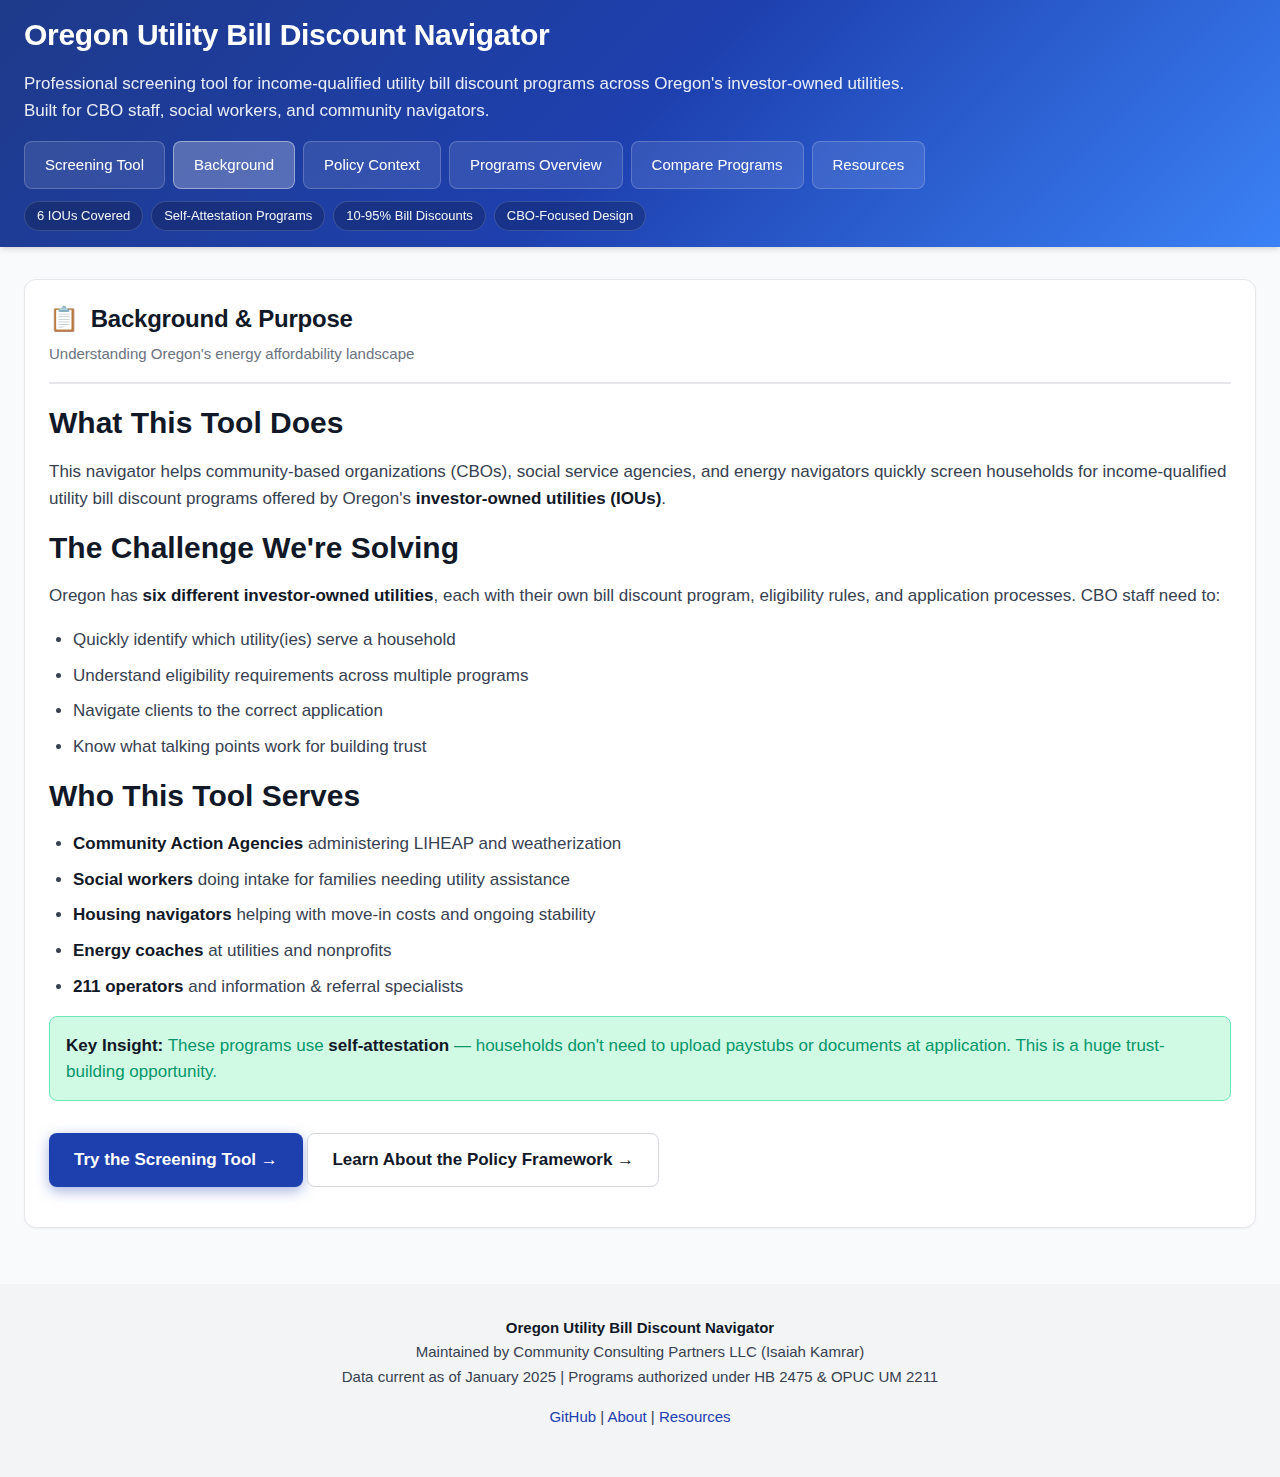
<file: background.html>
<!DOCTYPE html>
<html lang="en">
<head>
    <meta charset="UTF-8">
    <meta name="viewport" content="width=device-width, initial-scale=1.0">
    <title>Background & Purpose | Oregon Utility Bill Discount Navigator</title>
    <meta name="description" content="Understanding Oregon's energy affordability landscape and who this tool serves.">
    <link rel="stylesheet" href="css/main.css">
</head>
<body>
    <!-- Header with navigation -->
    <header class="site-header">
        <div class="header-container">
            <div class="header-top">
                <h1 class="site-title">Oregon Utility Bill Discount Navigator</h1>
            </div>
            
            <p class="site-tagline">
                Professional screening tool for income-qualified utility bill discount programs across Oregon's investor-owned utilities.
                Built for CBO staff, social workers, and community navigators.
            </p>
            
            <nav class="main-nav" aria-label="Main navigation">
                <a href="index.html" class="nav-link">Screening Tool</a>
                <a href="background.html" class="nav-link active">Background</a>
                <a href="policy.html" class="nav-link">Policy Context</a>
                <a href="programs.html" class="nav-link">Programs Overview</a>
                <a href="compare.html" class="nav-link">Compare Programs</a>
                <a href="resources.html" class="nav-link">Resources</a>
            </nav>
            
            <div class="header-badges">
                <span class="header-badge">6 IOUs Covered</span>
                <span class="header-badge">Self-Attestation Programs</span>
                <span class="header-badge">10-95% Bill Discounts</span>
                <span class="header-badge">CBO-Focused Design</span>
            </div>
        </div>
    </header>

    <!-- Main content -->
    <div class="page-container">
        <section class="card">
            <div class="card-header">
                <h2 class="card-title">
                    <span aria-hidden="true">📋</span>
                    Background & Purpose
                </h2>
                <p class="card-description">Understanding Oregon's energy affordability landscape</p>
            </div>
            
            <h3>What This Tool Does</h3>
            <p>
                This navigator helps community-based organizations (CBOs), social service agencies, and energy navigators 
                quickly screen households for income-qualified utility bill discount programs offered by Oregon's 
                <strong>investor-owned utilities (IOUs)</strong>.
            </p>
            
            <h3>The Challenge We're Solving</h3>
            <p>
                Oregon has <strong>six different investor-owned utilities</strong>, each with their own bill discount program, 
                eligibility rules, and application processes. CBO staff need to:
            </p>
            <ul>
                <li>Quickly identify which utility(ies) serve a household</li>
                <li>Understand eligibility requirements across multiple programs</li>
                <li>Navigate clients to the correct application</li>
                <li>Know what talking points work for building trust</li>
            </ul>
            
            <h3>Who This Tool Serves</h3>
            <ul>
                <li><strong>Community Action Agencies</strong> administering LIHEAP and weatherization</li>
                <li><strong>Social workers</strong> doing intake for families needing utility assistance</li>
                <li><strong>Housing navigators</strong> helping with move-in costs and ongoing stability</li>
                <li><strong>Energy coaches</strong> at utilities and nonprofits</li>
                <li><strong>211 operators</strong> and information & referral specialists</li>
            </ul>
            
            <div class="badge-success" style="padding: 1rem; border-radius: var(--border-radius); margin-top: var(--space-4);">
                <strong>Key Insight:</strong> These programs use <strong>self-attestation</strong> — households don't need to 
                upload paystubs or documents at application. This is a huge trust-building opportunity.
            </div>

            <p style="margin-top: var(--space-8);">
                <a href="index.html" class="btn btn-primary">Try the Screening Tool →</a>
                <a href="policy.html" class="btn btn-secondary">Learn About the Policy Framework →</a>
            </p>
        </section>
    </div>

    <!-- Footer -->
    <footer style="background: var(--bg-tertiary); padding: var(--space-8) var(--space-6); text-align: center; font-size: var(--font-size-sm); color: var(--text-tertiary);">
        <p>
            <strong>Oregon Utility Bill Discount Navigator</strong><br>
            Maintained by Community Consulting Partners LLC (Isaiah Kamrar)<br>
            Data current as of January 2025 | Programs authorized under HB 2475 & OPUC UM 2211
        </p>
        <p style="margin-top: var(--space-4);">
            <a href="https://github.com/kamrawr/oregon-utility-discount-tool" target="_blank">GitHub</a> | 
            <a href="background.html">About</a> | 
            <a href="resources.html">Resources</a>
        </p>
    </footer>
</body>
</html>
</file>
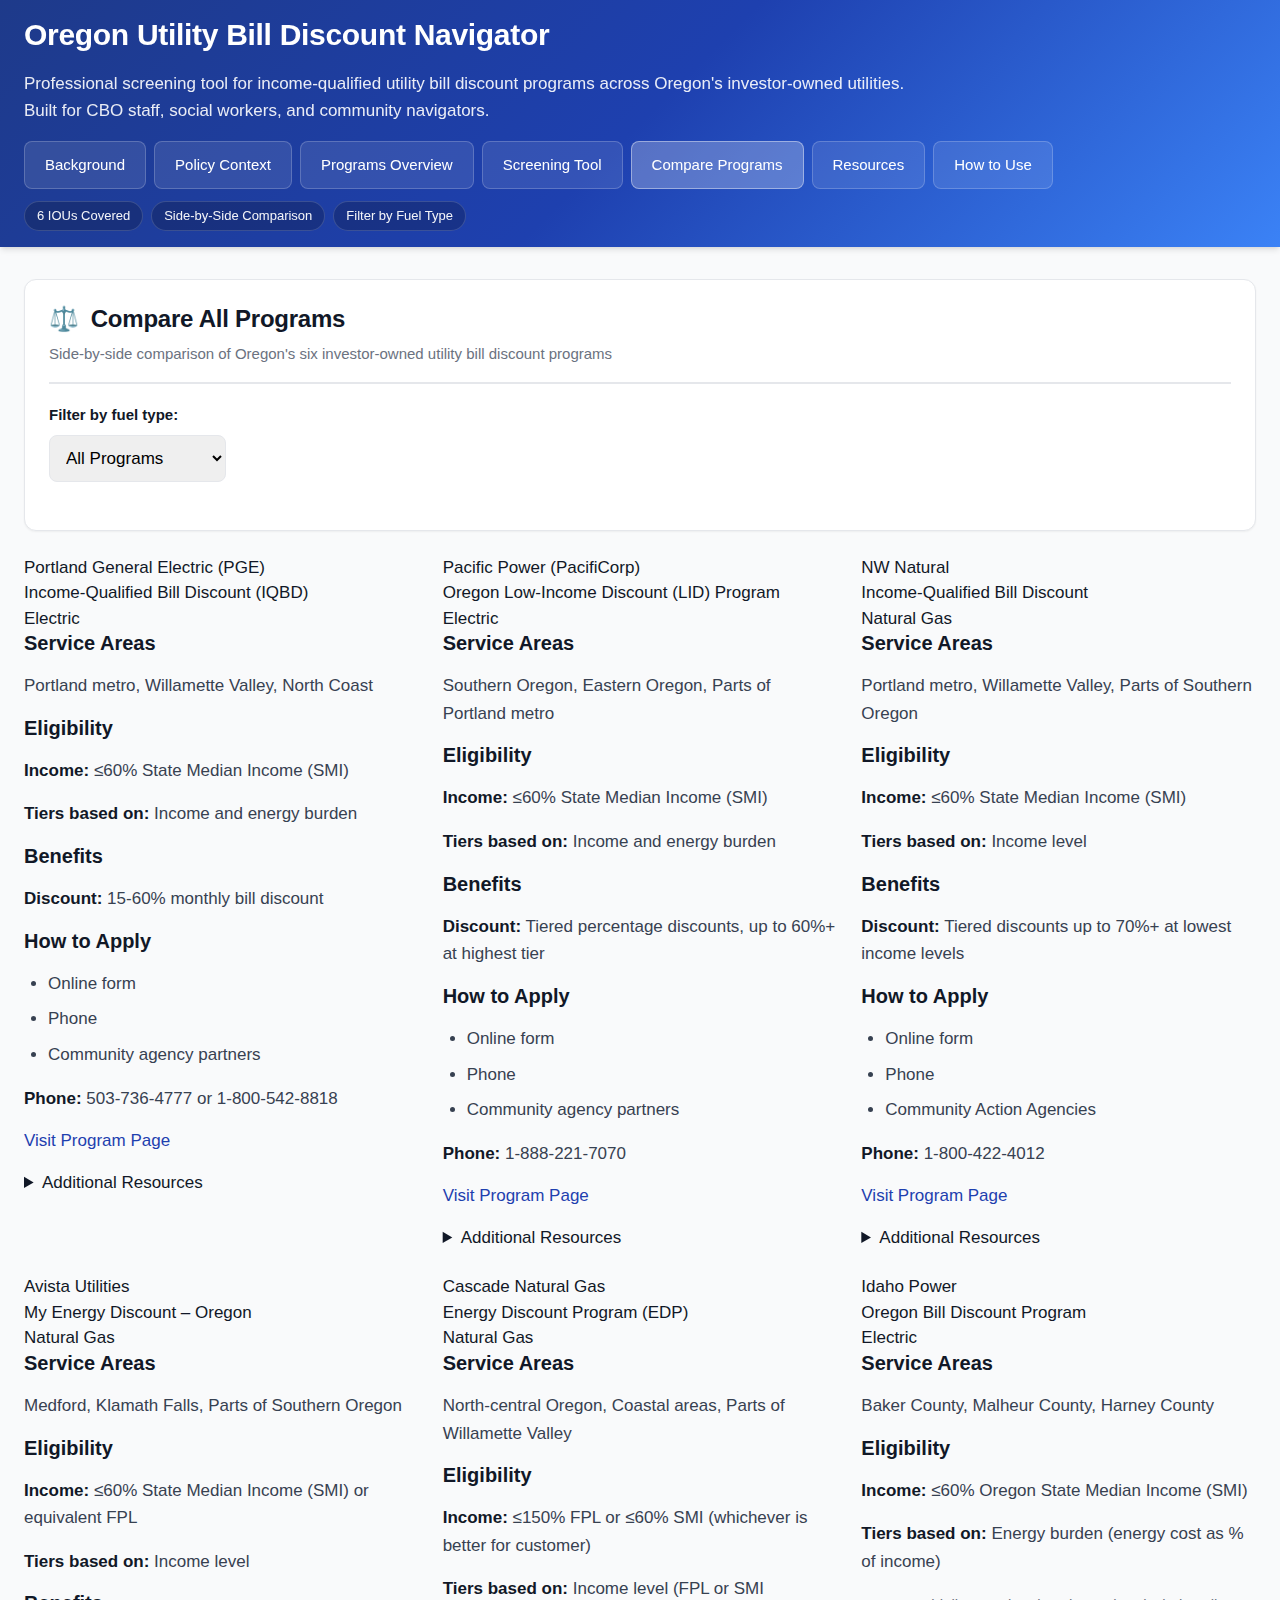
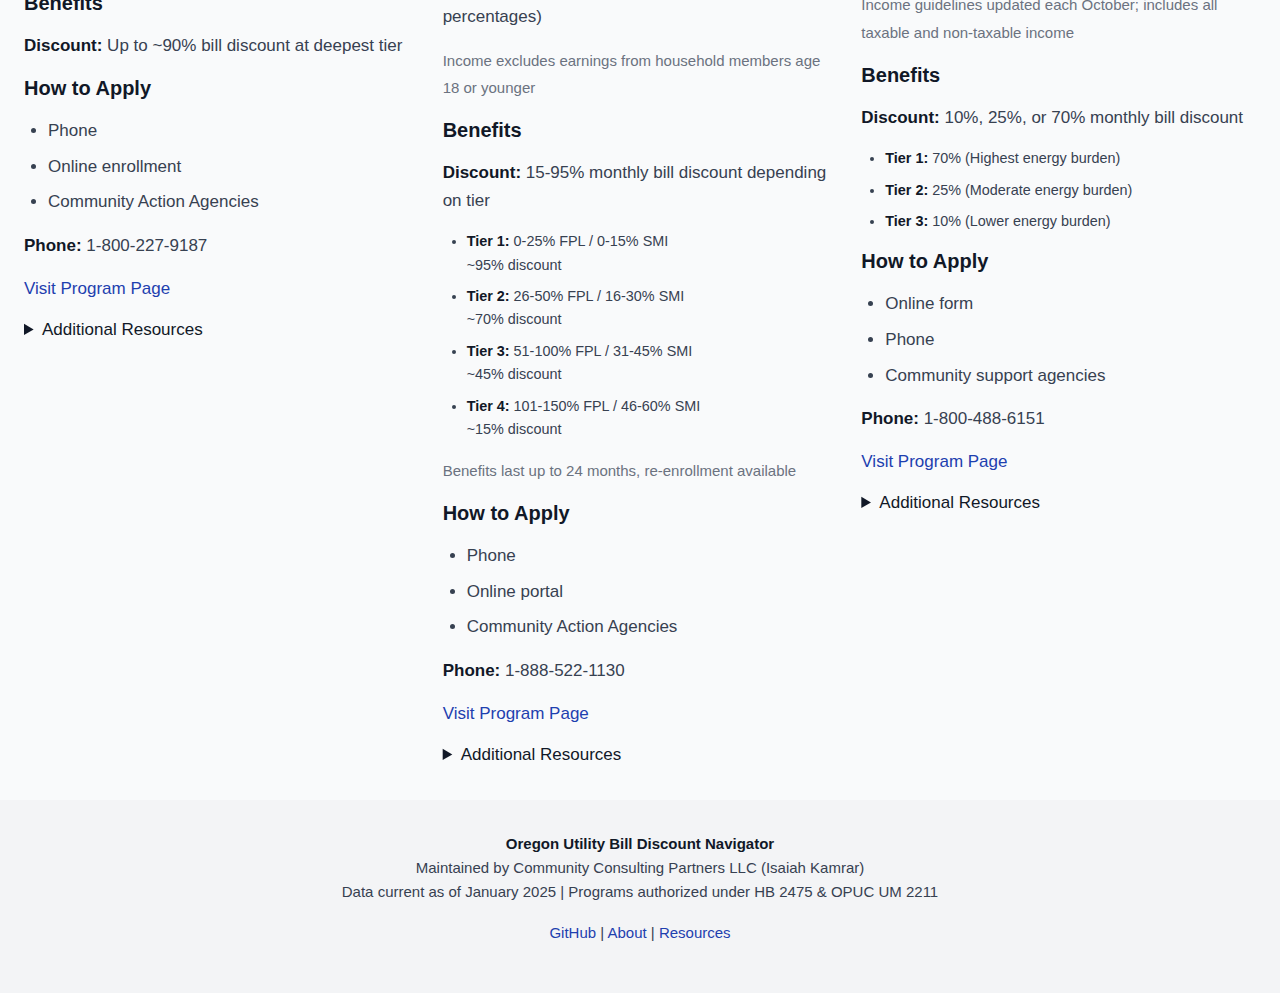
<file: compare.html>
<!DOCTYPE html>
<html lang="en">
<head>
    <meta charset="UTF-8">
    <meta name="viewport" content="width=device-width, initial-scale=1.0">
    <title>Compare Programs | Oregon Utility Bill Discount Navigator</title>
    <meta name="description" content="Side-by-side comparison of all Oregon IOU income-qualified bill discount programs">
    <link rel="stylesheet" href="css/main.css">
</head>
<body>
    <!-- Header with navigation -->
    <header class="site-header">
        <div class="header-container">
            <div class="header-top">
                <h1 class="site-title">Oregon Utility Bill Discount Navigator</h1>
            </div>
            
            <p class="site-tagline">
                Professional screening tool for income-qualified utility bill discount programs across Oregon's investor-owned utilities.
                Built for CBO staff, social workers, and community navigators.
            </p>
            
            <nav class="main-nav" aria-label="Main navigation">
                <a href="index.html#background" class="nav-link">Background</a>
                <a href="index.html#policy" class="nav-link">Policy Context</a>
                <a href="index.html#programs" class="nav-link">Programs Overview</a>
                <a href="index.html#screening" class="nav-link">Screening Tool</a>
                <a href="compare.html" class="nav-link active">Compare Programs</a>
                <a href="index.html#resources" class="nav-link">Resources</a>
                <a href="index.html#how-to-use" class="nav-link">How to Use</a>
            </nav>
            
            <div class="header-badges">
                <span class="header-badge">6 IOUs Covered</span>
                <span class="header-badge">Side-by-Side Comparison</span>
                <span class="header-badge">Filter by Fuel Type</span>
            </div>
        </div>
    </header>

    <!-- Main content -->
    <div class="page-container">
        <section class="card">
            <div class="card-header">
                <h2 class="card-title">
                    <span aria-hidden="true">⚖️</span>
                    Compare All Programs
                </h2>
                <p class="card-description">
                    Side-by-side comparison of Oregon's six investor-owned utility bill discount programs
                </p>
            </div>
            
            <div class="form-group">
                <label class="form-label" for="fuel-filter">Filter by fuel type:</label>
                <select id="fuel-filter" style="max-width: 300px; padding: var(--space-3); border: 1px solid var(--border-color); border-radius: var(--border-radius); font-size: var(--font-size-base);">
                    <option value="all">All Programs</option>
                    <option value="electric">Electric Only</option>
                    <option value="gas">Natural Gas Only</option>
                </select>
            </div>
        </section>

        <div id="comparison-grid" style="display: grid; grid-template-columns: repeat(auto-fit, minmax(320px, 1fr)); gap: var(--space-6); margin-top: var(--space-6);">
            <!-- Populated by JavaScript -->
        </div>
    </div>

    <!-- Footer -->
    <footer style="background: var(--bg-tertiary); padding: var(--space-8) var(--space-6); text-align: center; font-size: var(--font-size-sm); color: var(--text-tertiary);">
        <p>
            <strong>Oregon Utility Bill Discount Navigator</strong><br>
            Maintained by Community Consulting Partners LLC (Isaiah Kamrar)<br>
            Data current as of January 2025 | Programs authorized under HB 2475 & OPUC UM 2211
        </p>
        <p style="margin-top: var(--space-4);">
            <a href="https://github.com/isaiahkamrar" target="_blank">GitHub</a> | 
            <a href="index.html#background">About</a> | 
            <a href="index.html#resources">Resources</a>
        </p>
    </footer>

    <script src="js/data-loader.js"></script>
    <script src="js/compare.js"></script>
</body>
</html>
</file>
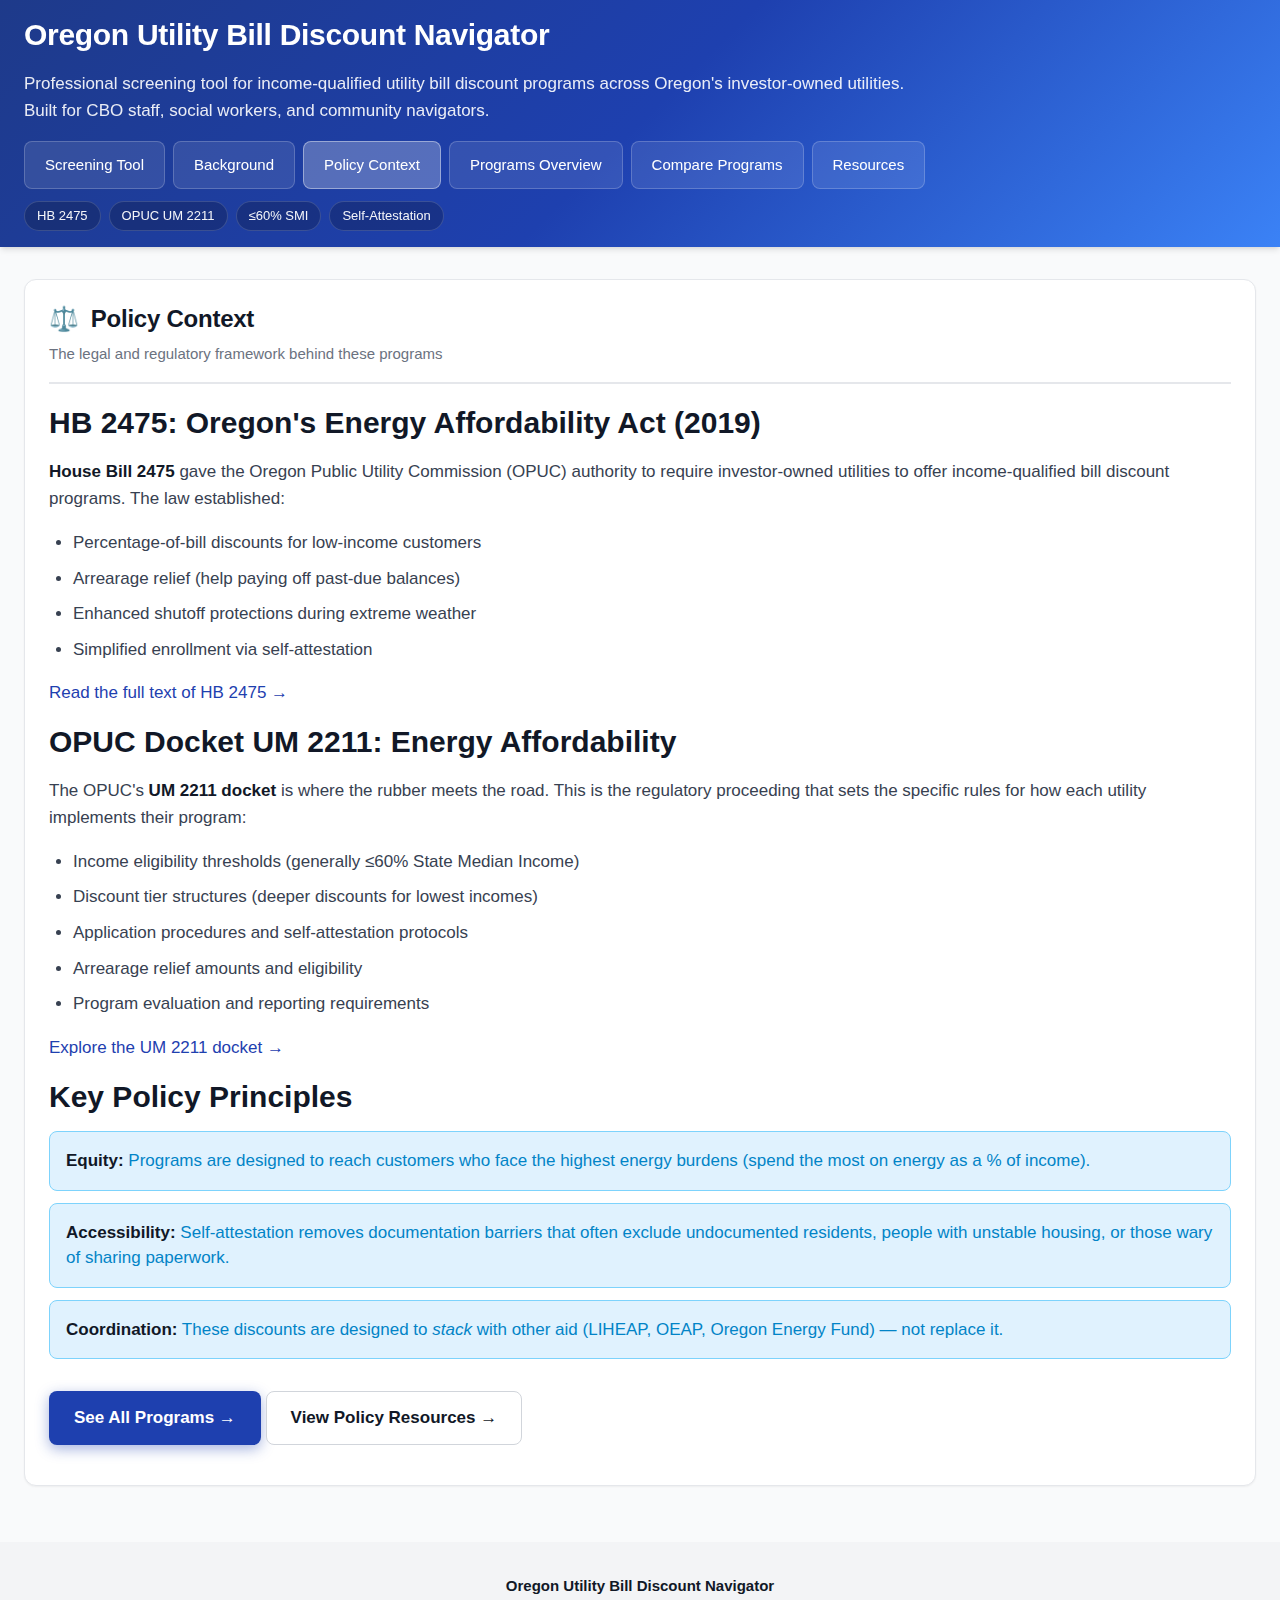
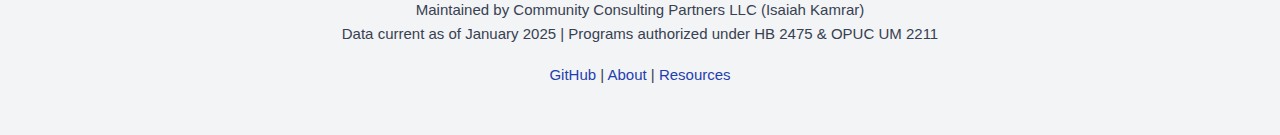
<file: policy.html>
<!DOCTYPE html>
<html lang="en">
<head>
    <meta charset="UTF-8">
    <meta name="viewport" content="width=device-width, initial-scale=1.0">
    <title>Policy Context | Oregon Utility Bill Discount Navigator</title>
    <meta name="description" content="Legal and regulatory framework behind Oregon's utility bill discount programs.">
    <link rel="stylesheet" href="css/main.css">
</head>
<body>
    <header class="site-header">
        <div class="header-container">
            <div class="header-top">
                <h1 class="site-title">Oregon Utility Bill Discount Navigator</h1>
            </div>
            
            <p class="site-tagline">
                Professional screening tool for income-qualified utility bill discount programs across Oregon's investor-owned utilities.
                Built for CBO staff, social workers, and community navigators.
            </p>
            
            <nav class="main-nav" aria-label="Main navigation">
                <a href="index.html" class="nav-link">Screening Tool</a>
                <a href="background.html" class="nav-link">Background</a>
                <a href="policy.html" class="nav-link active">Policy Context</a>
                <a href="programs.html" class="nav-link">Programs Overview</a>
                <a href="compare.html" class="nav-link">Compare Programs</a>
                <a href="resources.html" class="nav-link">Resources</a>
            </nav>
            
            <div class="header-badges">
                <span class="header-badge">HB 2475</span>
                <span class="header-badge">OPUC UM 2211</span>
                <span class="header-badge">≤60% SMI</span>
                <span class="header-badge">Self-Attestation</span>
            </div>
        </div>
    </header>

    <div class="page-container">
        <section class="card">
            <div class="card-header">
                <h2 class="card-title">
                    <span aria-hidden="true">⚖️</span>
                    Policy Context
                </h2>
                <p class="card-description">The legal and regulatory framework behind these programs</p>
            </div>
            
            <h3>HB 2475: Oregon's Energy Affordability Act (2019)</h3>
            <p>
                <strong>House Bill 2475</strong> gave the Oregon Public Utility Commission (OPUC) authority to require 
                investor-owned utilities to offer income-qualified bill discount programs. The law established:
            </p>
            <ul>
                <li>Percentage-of-bill discounts for low-income customers</li>
                <li>Arrearage relief (help paying off past-due balances)</li>
                <li>Enhanced shutoff protections during extreme weather</li>
                <li>Simplified enrollment via self-attestation</li>
            </ul>
            <p>
                <a href="https://olis.oregonlegislature.gov/liz/2019R1/Measures/Overview/HB2475" target="_blank" rel="noopener">
                    Read the full text of HB 2475 →
                </a>
            </p>
            
            <h3>OPUC Docket UM 2211: Energy Affordability</h3>
            <p>
                The OPUC's <strong>UM 2211 docket</strong> is where the rubber meets the road. This is the regulatory proceeding 
                that sets the specific rules for how each utility implements their program:
            </p>
            <ul>
                <li>Income eligibility thresholds (generally ≤60% State Median Income)</li>
                <li>Discount tier structures (deeper discounts for lowest incomes)</li>
                <li>Application procedures and self-attestation protocols</li>
                <li>Arrearage relief amounts and eligibility</li>
                <li>Program evaluation and reporting requirements</li>
            </ul>
            <p>
                <a href="https://apps.puc.state.or.us/edockets/docket.asp?DocketID=22824" target="_blank" rel="noopener">
                    Explore the UM 2211 docket →
                </a>
            </p>
            
            <h3>Key Policy Principles</h3>
            <div style="display: grid; gap: var(--space-3); margin-top: var(--space-4);">
                <div class="badge-primary" style="padding: var(--space-4); border-radius: var(--border-radius);">
                    <strong>Equity:</strong> Programs are designed to reach customers who face the highest energy burdens 
                    (spend the most on energy as a % of income).
                </div>
                <div class="badge-primary" style="padding: var(--space-4); border-radius: var(--border-radius);">
                    <strong>Accessibility:</strong> Self-attestation removes documentation barriers that often exclude 
                    undocumented residents, people with unstable housing, or those wary of sharing paperwork.
                </div>
                <div class="badge-primary" style="padding: var(--space-4); border-radius: var(--border-radius);">
                    <strong>Coordination:</strong> These discounts are designed to <em>stack</em> with other aid (LIHEAP, OEAP, 
                    Oregon Energy Fund) — not replace it.
                </div>
            </div>

            <p style="margin-top: var(--space-8);">
                <a href="programs.html" class="btn btn-primary">See All Programs →</a>
                <a href="resources.html" class="btn btn-secondary">View Policy Resources →</a>
            </p>
        </section>
    </div>

    <footer style="background: var(--bg-tertiary); padding: var(--space-8) var(--space-6); text-align: center; font-size: var(--font-size-sm); color: var(--text-tertiary);">
        <p>
            <strong>Oregon Utility Bill Discount Navigator</strong><br>
            Maintained by Community Consulting Partners LLC (Isaiah Kamrar)<br>
            Data current as of January 2025 | Programs authorized under HB 2475 & OPUC UM 2211
        </p>
        <p style="margin-top: var(--space-4);">
            <a href="https://github.com/kamrawr/oregon-utility-discount-tool" target="_blank">GitHub</a> | 
            <a href="background.html">About</a> | 
            <a href="resources.html">Resources</a>
        </p>
    </footer>
</body>
</html>
</file>
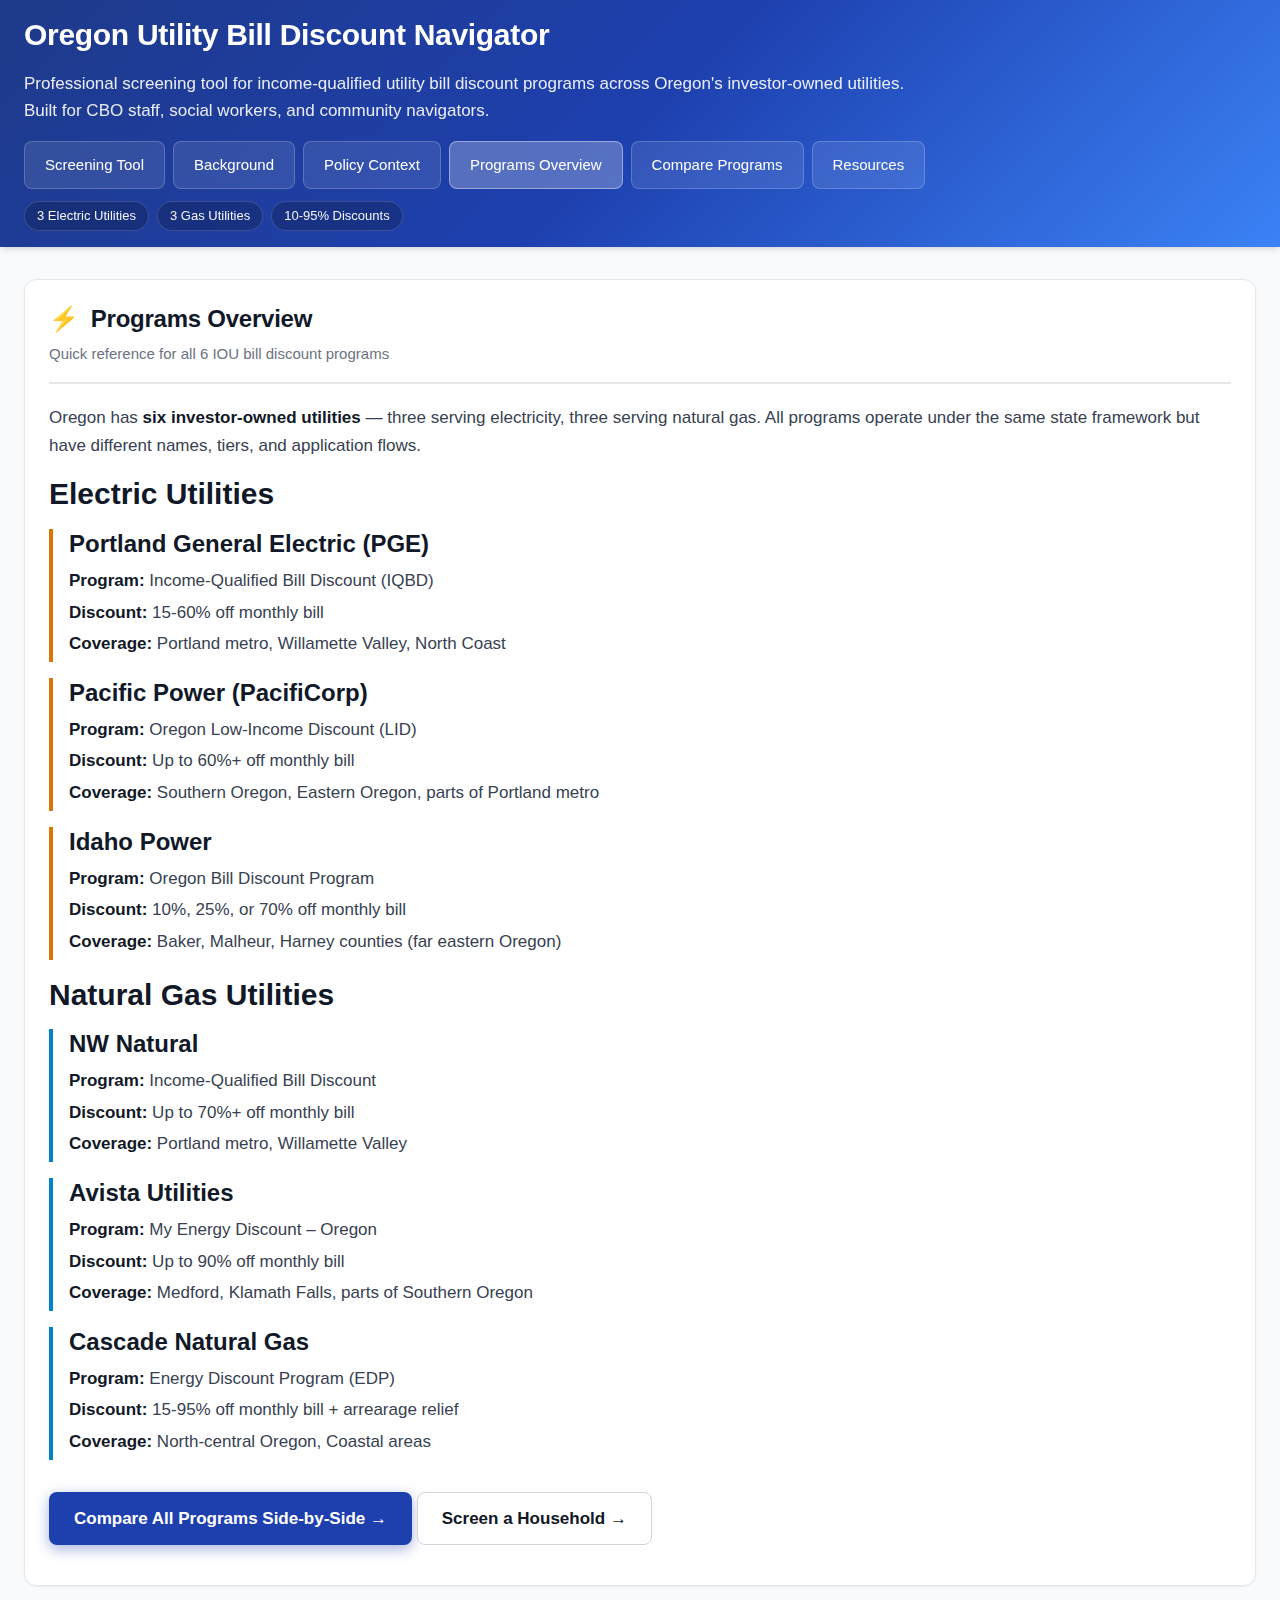
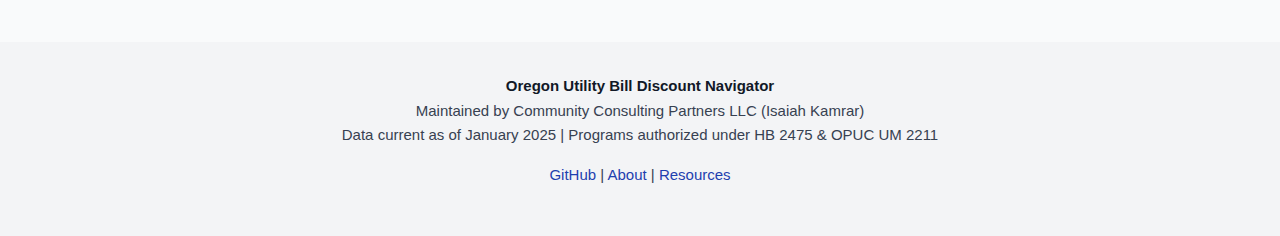
<file: programs.html>
<!DOCTYPE html>
<html lang="en">
<head>
    <meta charset="UTF-8">
    <meta name="viewport" content="width=device-width, initial-scale=1.0">
    <title>Programs Overview | Oregon Utility Bill Discount Navigator</title>
    <meta name="description" content="Quick reference for all 6 IOU bill discount programs in Oregon.">
    <link rel="stylesheet" href="css/main.css">
</head>
<body>
    <header class="site-header">
        <div class="header-container">
            <div class="header-top">
                <h1 class="site-title">Oregon Utility Bill Discount Navigator</h1>
            </div>
            
            <p class="site-tagline">
                Professional screening tool for income-qualified utility bill discount programs across Oregon's investor-owned utilities.
                Built for CBO staff, social workers, and community navigators.
            </p>
            
            <nav class="main-nav" aria-label="Main navigation">
                <a href="index.html" class="nav-link">Screening Tool</a>
                <a href="background.html" class="nav-link">Background</a>
                <a href="policy.html" class="nav-link">Policy Context</a>
                <a href="programs.html" class="nav-link active">Programs Overview</a>
                <a href="compare.html" class="nav-link">Compare Programs</a>
                <a href="resources.html" class="nav-link">Resources</a>
            </nav>
            
            <div class="header-badges">
                <span class="header-badge">3 Electric Utilities</span>
                <span class="header-badge">3 Gas Utilities</span>
                <span class="header-badge">10-95% Discounts</span>
            </div>
        </div>
    </header>

    <div class="page-container">
        <section class="card">
            <div class="card-header">
                <h2 class="card-title">
                    <span aria-hidden="true">⚡</span>
                    Programs Overview
                </h2>
                <p class="card-description">Quick reference for all 6 IOU bill discount programs</p>
            </div>
            
            <p>
                Oregon has <strong>six investor-owned utilities</strong> — three serving electricity, three serving natural gas. 
                All programs operate under the same state framework but have different names, tiers, and application flows.
            </p>
            
            <h3>Electric Utilities</h3>
            <div style="display: grid; gap: var(--space-4); margin: var(--space-4) 0;">
                <div style="border-left: 4px solid var(--color-warning); padding-left: var(--space-4);">
                    <h4 style="margin: 0 0 var(--space-2);">Portland General Electric (PGE)</h4>
                    <p style="margin: 0;"><strong>Program:</strong> Income-Qualified Bill Discount (IQBD)</p>
                    <p style="margin: var(--space-1) 0;"><strong>Discount:</strong> 15-60% off monthly bill</p>
                    <p style="margin: var(--space-1) 0;"><strong>Coverage:</strong> Portland metro, Willamette Valley, North Coast</p>
                </div>
                
                <div style="border-left: 4px solid var(--color-warning); padding-left: var(--space-4);">
                    <h4 style="margin: 0 0 var(--space-2);">Pacific Power (PacifiCorp)</h4>
                    <p style="margin: 0;"><strong>Program:</strong> Oregon Low-Income Discount (LID)</p>
                    <p style="margin: var(--space-1) 0;"><strong>Discount:</strong> Up to 60%+ off monthly bill</p>
                    <p style="margin: var(--space-1) 0;"><strong>Coverage:</strong> Southern Oregon, Eastern Oregon, parts of Portland metro</p>
                </div>
                
                <div style="border-left: 4px solid var(--color-warning); padding-left: var(--space-4);">
                    <h4 style="margin: 0 0 var(--space-2);">Idaho Power</h4>
                    <p style="margin: 0;"><strong>Program:</strong> Oregon Bill Discount Program</p>
                    <p style="margin: var(--space-1) 0;"><strong>Discount:</strong> 10%, 25%, or 70% off monthly bill</p>
                    <p style="margin: var(--space-1) 0;"><strong>Coverage:</strong> Baker, Malheur, Harney counties (far eastern Oregon)</p>
                </div>
            </div>
            
            <h3>Natural Gas Utilities</h3>
            <div style="display: grid; gap: var(--space-4); margin: var(--space-4) 0;">
                <div style="border-left: 4px solid var(--color-info); padding-left: var(--space-4);">
                    <h4 style="margin: 0 0 var(--space-2);">NW Natural</h4>
                    <p style="margin: 0;"><strong>Program:</strong> Income-Qualified Bill Discount</p>
                    <p style="margin: var(--space-1) 0;"><strong>Discount:</strong> Up to 70%+ off monthly bill</p>
                    <p style="margin: var(--space-1) 0;"><strong>Coverage:</strong> Portland metro, Willamette Valley</p>
                </div>
                
                <div style="border-left: 4px solid var(--color-info); padding-left: var(--space-4);">
                    <h4 style="margin: 0 0 var(--space-2);">Avista Utilities</h4>
                    <p style="margin: 0;"><strong>Program:</strong> My Energy Discount – Oregon</p>
                    <p style="margin: var(--space-1) 0;"><strong>Discount:</strong> Up to 90% off monthly bill</p>
                    <p style="margin: var(--space-1) 0;"><strong>Coverage:</strong> Medford, Klamath Falls, parts of Southern Oregon</p>
                </div>
                
                <div style="border-left: 4px solid var(--color-info); padding-left: var(--space-4);">
                    <h4 style="margin: 0 0 var(--space-2);">Cascade Natural Gas</h4>
                    <p style="margin: 0;"><strong>Program:</strong> Energy Discount Program (EDP)</p>
                    <p style="margin: var(--space-1) 0;"><strong>Discount:</strong> 15-95% off monthly bill + arrearage relief</p>
                    <p style="margin: var(--space-1) 0;"><strong>Coverage:</strong> North-central Oregon, Coastal areas</p>
                </div>
            </div>
            
            <p style="margin-top: var(--space-8);">
                <a href="compare.html" class="btn btn-primary">Compare All Programs Side-by-Side →</a>
                <a href="index.html" class="btn btn-secondary">Screen a Household →</a>
            </p>
        </section>
    </div>

    <footer style="background: var(--bg-tertiary); padding: var(--space-8) var(--space-6); text-align: center; font-size: var(--font-size-sm); color: var(--text-tertiary);">
        <p>
            <strong>Oregon Utility Bill Discount Navigator</strong><br>
            Maintained by Community Consulting Partners LLC (Isaiah Kamrar)<br>
            Data current as of January 2025 | Programs authorized under HB 2475 & OPUC UM 2211
        </p>
        <p style="margin-top: var(--space-4);">
            <a href="https://github.com/kamrawr/oregon-utility-discount-tool" target="_blank">GitHub</a> | 
            <a href="background.html">About</a> | 
            <a href="resources.html">Resources</a>
        </p>
    </footer>
</body>
</html>
</file>
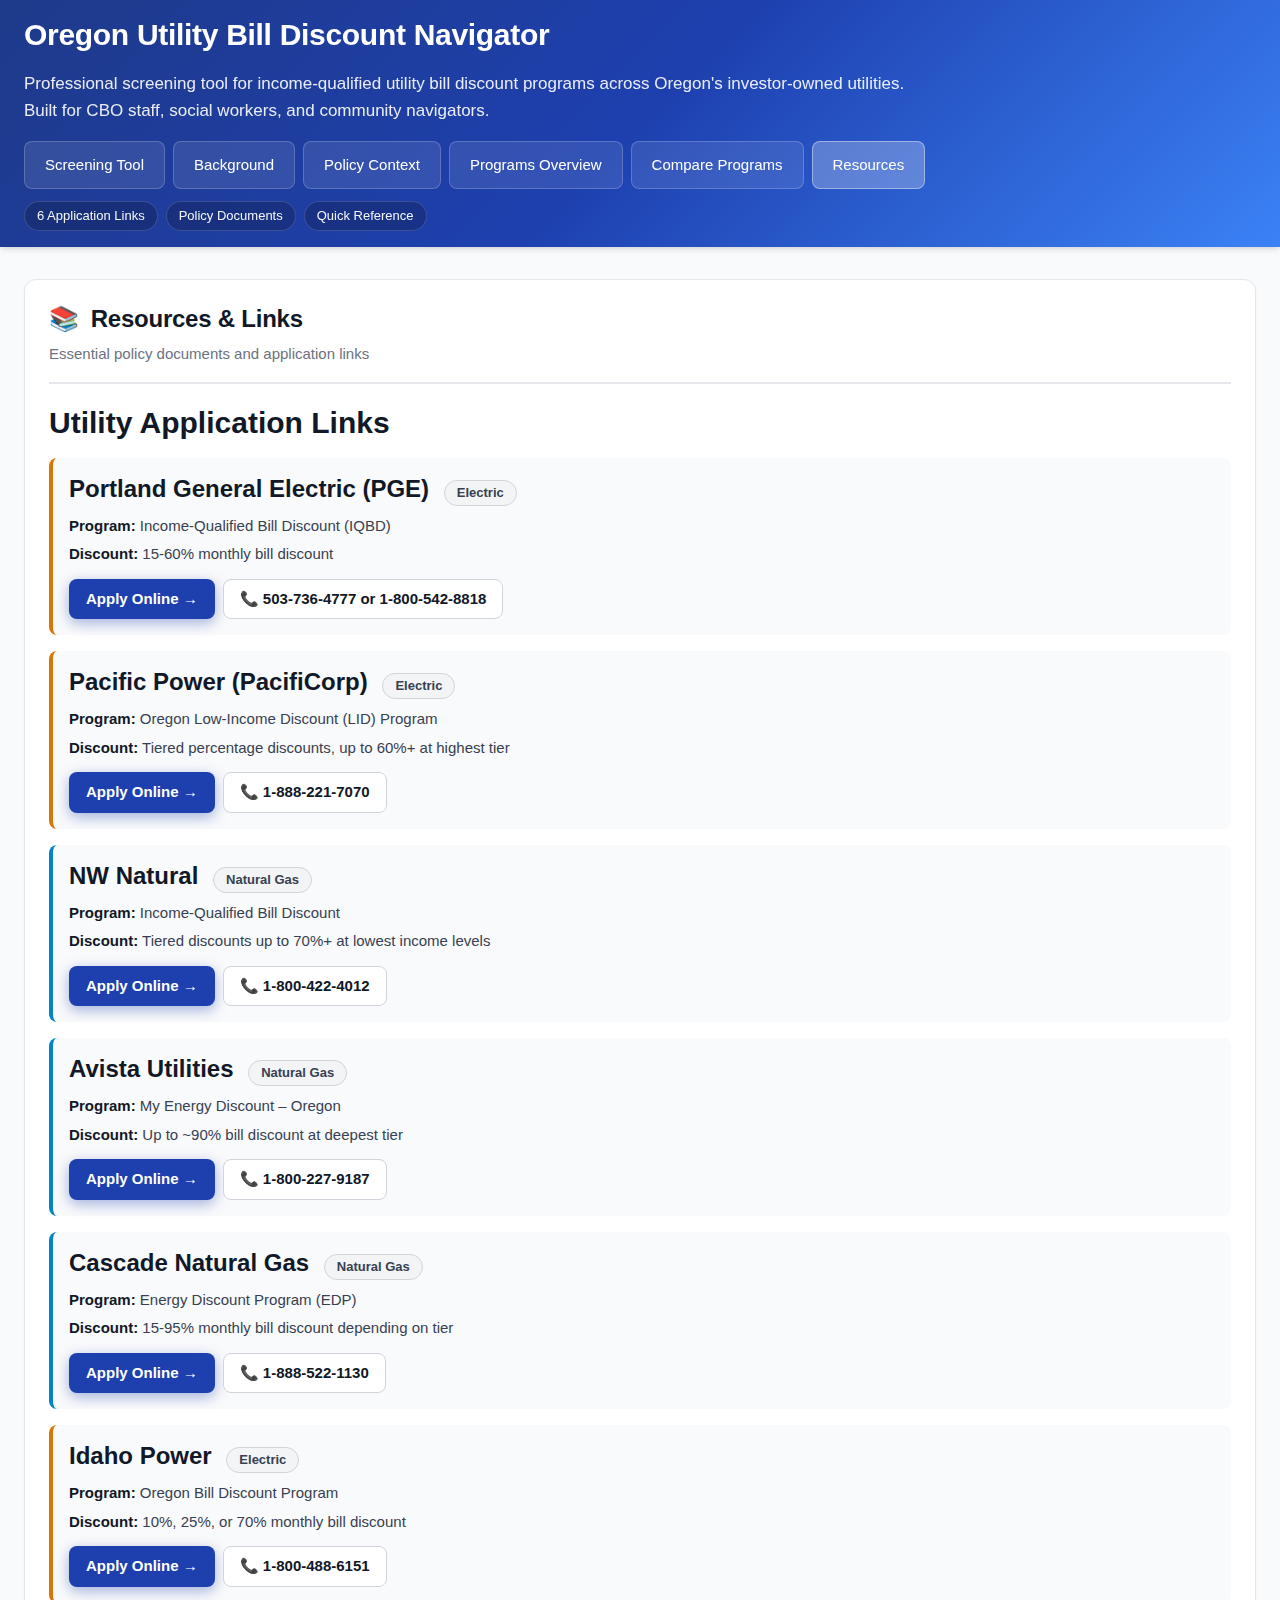
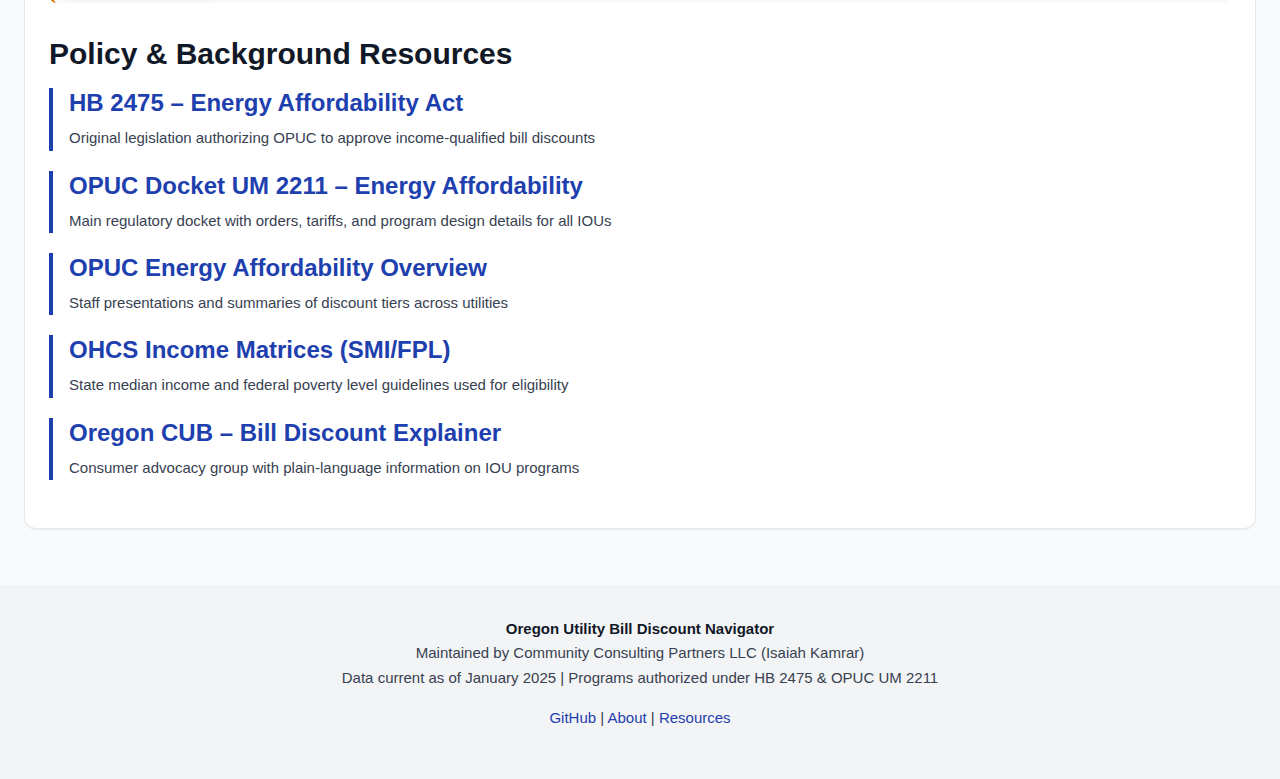
<file: resources.html>
<!DOCTYPE html>
<html lang="en">
<head>
    <meta charset="UTF-8">
    <meta name="viewport" content="width=device-width, initial-scale=1.0">
    <title>Resources & Links | Oregon Utility Bill Discount Navigator</title>
    <meta name="description" content="Essential utility application links and policy documents for Oregon bill discount programs.">
    <link rel="stylesheet" href="css/main.css">
</head>
<body>
    <header class="site-header">
        <div class="header-container">
            <div class="header-top">
                <h1 class="site-title">Oregon Utility Bill Discount Navigator</h1>
            </div>
            
            <p class="site-tagline">
                Professional screening tool for income-qualified utility bill discount programs across Oregon's investor-owned utilities.
                Built for CBO staff, social workers, and community navigators.
            </p>
            
            <nav class="main-nav" aria-label="Main navigation">
                <a href="index.html" class="nav-link">Screening Tool</a>
                <a href="background.html" class="nav-link">Background</a>
                <a href="policy.html" class="nav-link">Policy Context</a>
                <a href="programs.html" class="nav-link">Programs Overview</a>
                <a href="compare.html" class="nav-link">Compare Programs</a>
                <a href="resources.html" class="nav-link active">Resources</a>
            </nav>
            
            <div class="header-badges">
                <span class="header-badge">6 Application Links</span>
                <span class="header-badge">Policy Documents</span>
                <span class="header-badge">Quick Reference</span>
            </div>
        </div>
    </header>

    <div class="page-container">
        <section class="card">
            <div class="card-header">
                <h2 class="card-title">
                    <span aria-hidden="true">📚</span>
                    Resources & Links
                </h2>
                <p class="card-description">Essential policy documents and application links</p>
            </div>
            
            <div id="resourcesList"></div>
        </section>
    </div>

    <footer style="background: var(--bg-tertiary); padding: var(--space-8) var(--space-6); text-align: center; font-size: var(--font-size-sm); color: var(--text-tertiary);">
        <p>
            <strong>Oregon Utility Bill Discount Navigator</strong><br>
            Maintained by Community Consulting Partners LLC (Isaiah Kamrar)<br>
            Data current as of January 2025 | Programs authorized under HB 2475 & OPUC UM 2211
        </p>
        <p style="margin-top: var(--space-4);">
            <a href="https://github.com/kamrawr/oregon-utility-discount-tool" target="_blank">GitHub</a> | 
            <a href="background.html">About</a> | 
            <a href="resources.html">Resources</a>
        </p>
    </footer>

    <script src="js/data-loader.js"></script>
    <script src="js/screening-new.js"></script>
</body>
</html>
</file>
<file: css/main.css>
/* Oregon Utility Bill Discount Navigator - Professional Design System */

/* ========================================
   1. DESIGN TOKENS & VARIABLES
   ======================================== */

:root {
    /* Colors - High contrast for readability */
    --color-primary: #1e40af;
    --color-primary-light: #3b82f6;
    --color-primary-dark: #1e3a8a;
    
    --color-secondary: #059669;
    --color-secondary-light: #10b981;
    
    --color-accent: #dc2626;
    --color-warning: #d97706;
    --color-info: #0284c7;
    
    /* Neutral palette - Optimized contrast */
    --color-gray-50: #f9fafb;
    --color-gray-100: #f3f4f6;
    --color-gray-200: #e5e7eb;
    --color-gray-300: #d1d5db;
    --color-gray-400: #9ca3af;
    --color-gray-500: #6b7280;
    --color-gray-600: #4b5563;
    --color-gray-700: #374151;
    --color-gray-800: #1f2937;
    --color-gray-900: #111827;
    
    /* Semantic colors */
    --color-success: #059669;
    --color-success-bg: #d1fae5;
    --color-success-border: #6ee7b7;
    
    --color-warning: #d97706;
    --color-warning-bg: #fef3c7;
    --color-warning-border: #fcd34d;
    
    --color-danger: #dc2626;
    --color-danger-bg: #fee2e2;
    --color-danger-border: #fca5a5;
    
    --color-info: #0284c7;
    --color-info-bg: #e0f2fe;
    --color-info-border: #7dd3fc;
    
    /* Background colors */
    --bg-primary: #ffffff;
    --bg-secondary: #f9fafb;
    --bg-tertiary: #f3f4f6;
    
    /* Text colors - High contrast */
    --text-primary: #111827;
    --text-secondary: #374151;
    --text-tertiary: #6b7280;
    --text-inverse: #ffffff;
    
    /* Border & Shadow */
    --border-color: #e5e7eb;
    --border-color-strong: #d1d5db;
    --border-radius: 8px;
    --border-radius-lg: 12px;
    --border-radius-full: 9999px;
    
    --shadow-sm: 0 1px 2px 0 rgba(0, 0, 0, 0.05);
    --shadow-md: 0 4px 6px -1px rgba(0, 0, 0, 0.1), 0 2px 4px -1px rgba(0, 0, 0, 0.06);
    --shadow-lg: 0 10px 15px -3px rgba(0, 0, 0, 0.1), 0 4px 6px -2px rgba(0, 0, 0, 0.05);
    --shadow-xl: 0 20px 25px -5px rgba(0, 0, 0, 0.1), 0 10px 10px -5px rgba(0, 0, 0, 0.04);
    
    /* Typography Scale - Fluid & Responsive */
    --font-family-base: -apple-system, BlinkMacSystemFont, "Segoe UI", Roboto, "Helvetica Neue", Arial, sans-serif;
    --font-family-mono: "SF Mono", Monaco, "Cascadia Code", "Roboto Mono", Consolas, monospace;
    
    --font-size-xs: clamp(0.75rem, 0.7rem + 0.25vw, 0.8125rem);
    --font-size-sm: clamp(0.875rem, 0.825rem + 0.25vw, 0.9375rem);
    --font-size-base: clamp(1rem, 0.95rem + 0.25vw, 1.0625rem);
    --font-size-lg: clamp(1.125rem, 1.05rem + 0.375vw, 1.25rem);
    --font-size-xl: clamp(1.25rem, 1.15rem + 0.5vw, 1.5rem);
    --font-size-2xl: clamp(1.5rem, 1.35rem + 0.75vw, 1.875rem);
    --font-size-3xl: clamp(1.875rem, 1.65rem + 1.125vw, 2.25rem);
    --font-size-4xl: clamp(2.25rem, 1.95rem + 1.5vw, 3rem);
    
    --font-weight-normal: 400;
    --font-weight-medium: 500;
    --font-weight-semibold: 600;
    --font-weight-bold: 700;
    
    --line-height-tight: 1.25;
    --line-height-snug: 1.375;
    --line-height-normal: 1.5;
    --line-height-relaxed: 1.625;
    --line-height-loose: 2;
    
    /* Spacing Scale */
    --space-1: 0.25rem;
    --space-2: 0.5rem;
    --space-3: 0.75rem;
    --space-4: 1rem;
    --space-5: 1.25rem;
    --space-6: 1.5rem;
    --space-8: 2rem;
    --space-10: 2.5rem;
    --space-12: 3rem;
    --space-16: 4rem;
    --space-20: 5rem;
    
    /* Container widths */
    --container-sm: 640px;
    --container-md: 768px;
    --container-lg: 1024px;
    --container-xl: 1280px;
    --container-2xl: 1440px;
    
    /* Transitions */
    --transition-fast: 150ms cubic-bezier(0.4, 0, 0.2, 1);
    --transition-base: 200ms cubic-bezier(0.4, 0, 0.2, 1);
    --transition-slow: 300ms cubic-bezier(0.4, 0, 0.2, 1);
}

/* ========================================
   2. RESET & BASE STYLES
   ======================================== */

*, *::before, *::after {
    box-sizing: border-box;
    margin: 0;
    padding: 0;
}

html {
    font-size: 16px;
    -webkit-font-smoothing: antialiased;
    -moz-osx-font-smoothing: grayscale;
    text-rendering: optimizeLegibility;
}

body {
    font-family: var(--font-family-base);
    font-size: var(--font-size-base);
    font-weight: var(--font-weight-normal);
    line-height: var(--line-height-normal);
    color: var(--text-primary);
    background-color: var(--bg-secondary);
}

/* ========================================
   3. TYPOGRAPHY
   ======================================== */

h1, h2, h3, h4, h5, h6 {
    font-weight: var(--font-weight-bold);
    line-height: var(--line-height-tight);
    color: var(--text-primary);
    margin-bottom: var(--space-4);
}

h1 {
    font-size: var(--font-size-4xl);
    letter-spacing: -0.02em;
}

h2 {
    font-size: var(--font-size-3xl);
    letter-spacing: -0.01em;
}

h3 {
    font-size: var(--font-size-2xl);
}

h4 {
    font-size: var(--font-size-xl);
}

h5 {
    font-size: var(--font-size-lg);
}

h6 {
    font-size: var(--font-size-base);
}

p {
    margin-bottom: var(--space-4);
    line-height: var(--line-height-relaxed);
    color: var(--text-secondary);
}

a {
    color: var(--color-primary);
    text-decoration: none;
    transition: color var(--transition-fast);
}

a:hover {
    color: var(--color-primary-light);
    text-decoration: underline;
}

strong, b {
    font-weight: var(--font-weight-semibold);
    color: var(--text-primary);
}

small {
    font-size: var(--font-size-sm);
    color: var(--text-tertiary);
}

ul, ol {
    margin-bottom: var(--space-4);
    padding-left: var(--space-6);
}

li {
    margin-bottom: var(--space-2);
    line-height: var(--line-height-relaxed);
    color: var(--text-secondary);
}

/* ========================================
   4. NAVIGATION
   ======================================== */

.site-header {
    background: linear-gradient(135deg, #1e3a8a 0%, #1e40af 50%, #3b82f6 100%);
    box-shadow: var(--shadow-md);
    position: sticky;
    top: 0;
    z-index: 1000;
}

.header-container {
    max-width: var(--container-2xl);
    margin: 0 auto;
    padding: var(--space-4) var(--space-6);
}

.header-top {
    display: flex;
    justify-content: space-between;
    align-items: center;
    margin-bottom: var(--space-4);
}

.site-title {
    font-size: var(--font-size-2xl);
    font-weight: var(--font-weight-bold);
    color: var(--text-inverse);
    margin: 0;
    letter-spacing: -0.01em;
}

.site-tagline {
    font-size: var(--font-size-base);
    color: rgba(255, 255, 255, 0.9);
    margin: var(--space-2) 0 var(--space-4);
    line-height: var(--line-height-relaxed);
    max-width: 900px;
}

.main-nav {
    display: flex;
    gap: var(--space-2);
    flex-wrap: wrap;
}

.nav-link {
    padding: var(--space-3) var(--space-5);
    background: rgba(255, 255, 255, 0.1);
    color: var(--text-inverse);
    border-radius: var(--border-radius);
    font-weight: var(--font-weight-medium);
    font-size: var(--font-size-sm);
    transition: all var(--transition-base);
    border: 1px solid rgba(255, 255, 255, 0.2);
    text-decoration: none;
    display: inline-block;
}

.nav-link:hover {
    background: rgba(255, 255, 255, 0.2);
    transform: translateY(-1px);
    text-decoration: none;
}

.nav-link.active {
    background: rgba(255, 255, 255, 0.25);
    border-color: rgba(255, 255, 255, 0.4);
}

.header-badges {
    display: flex;
    gap: var(--space-2);
    flex-wrap: wrap;
    margin-top: var(--space-3);
}

.header-badge {
    padding: var(--space-1) var(--space-3);
    background: rgba(0, 0, 0, 0.2);
    color: rgba(255, 255, 255, 0.95);
    border-radius: var(--border-radius-full);
    font-size: var(--font-size-xs);
    border: 1px solid rgba(255, 255, 255, 0.15);
}

/* ========================================
   5. LAYOUT
   ======================================== */

.page-container {
    max-width: var(--container-2xl);
    margin: 0 auto;
    padding: var(--space-8) var(--space-6);
}

.two-column-layout {
    display: grid;
    grid-template-columns: 1fr 380px;
    gap: var(--space-8);
    align-items: start;
}

.main-content {
    min-width: 0;
}

.sidebar {
    position: sticky;
    top: calc(160px + var(--space-4));
    max-height: calc(100vh - 180px);
    overflow-y: auto;
    padding-right: var(--space-2);
}

/* Scrollbar styling for sidebar */
.sidebar::-webkit-scrollbar {
    width: 6px;
}

.sidebar::-webkit-scrollbar-track {
    background: transparent;
}

.sidebar::-webkit-scrollbar-thumb {
    background: var(--color-gray-300);
    border-radius: var(--border-radius-full);
}

.sidebar::-webkit-scrollbar-thumb:hover {
    background: var(--color-gray-400);
}

/* ========================================
   6. CARDS & SECTIONS
   ======================================== */

.card {
    background: var(--bg-primary);
    border: 1px solid var(--border-color);
    border-radius: var(--border-radius-lg);
    box-shadow: var(--shadow-sm);
    padding: var(--space-6);
    margin-bottom: var(--space-6);
    transition: box-shadow var(--transition-base);
}

.card:hover {
    box-shadow: var(--shadow-md);
}

.card-header {
    margin-bottom: var(--space-5);
    padding-bottom: var(--space-4);
    border-bottom: 2px solid var(--border-color);
}

.card-title {
    font-size: var(--font-size-xl);
    font-weight: var(--font-weight-bold);
    color: var(--text-primary);
    margin-bottom: var(--space-2);
    display: flex;
    align-items: center;
    gap: var(--space-3);
}

.card-description {
    font-size: var(--font-size-sm);
    color: var(--text-tertiary);
    line-height: var(--line-height-relaxed);
    margin: 0;
}

/* ========================================
   7. BUTTONS & INTERACTIONS
   ======================================== */

.btn {
    display: inline-flex;
    align-items: center;
    justify-content: center;
    gap: var(--space-2);
    padding: var(--space-3) var(--space-6);
    font-size: var(--font-size-base);
    font-weight: var(--font-weight-semibold);
    border-radius: var(--border-radius);
    border: 1px solid transparent;
    cursor: pointer;
    transition: all var(--transition-base);
    text-decoration: none;
}

.btn-primary {
    background: var(--color-primary);
    color: var(--text-inverse);
    box-shadow: 0 4px 14px 0 rgba(30, 64, 175, 0.4);
}

.btn-primary:hover {
    background: var(--color-primary-dark);
    box-shadow: 0 6px 20px 0 rgba(30, 64, 175, 0.5);
    transform: translateY(-1px);
}

.btn-secondary {
    background: var(--bg-primary);
    color: var(--text-primary);
    border-color: var(--border-color-strong);
}

.btn-secondary:hover {
    background: var(--bg-secondary);
    border-color: var(--color-gray-400);
}

.btn-group {
    display: flex;
    gap: var(--space-3);
    flex-wrap: wrap;
}

/* ========================================
   8. BADGES & PILLS
   ======================================== */

.badge {
    display: inline-flex;
    align-items: center;
    gap: var(--space-1);
    padding: var(--space-1) var(--space-3);
    font-size: var(--font-size-xs);
    font-weight: var(--font-weight-semibold);
    border-radius: var(--border-radius-full);
    white-space: nowrap;
}

.badge-primary {
    background: var(--color-info-bg);
    color: var(--color-info);
    border: 1px solid var(--color-info-border);
}

.badge-success {
    background: var(--color-success-bg);
    color: var(--color-success);
    border: 1px solid var(--color-success-border);
}

.badge-warning {
    background: var(--color-warning-bg);
    color: var(--color-warning);
    border: 1px solid var(--color-warning-border);
}

.badge-danger {
    background: var(--color-danger-bg);
    color: var(--color-danger);
    border: 1px solid var(--color-danger-border);
}

.badge-neutral {
    background: var(--color-gray-100);
    color: var(--color-gray-700);
    border: 1px solid var(--color-gray-300);
}

/* ========================================
   9. FORM ELEMENTS
   ======================================== */

.form-group {
    margin-bottom: var(--space-6);
}

.form-label {
    display: block;
    font-size: var(--font-size-sm);
    font-weight: var(--font-weight-semibold);
    color: var(--text-primary);
    margin-bottom: var(--space-2);
}

.form-help {
    display: block;
    font-size: var(--font-size-sm);
    color: var(--text-tertiary);
    margin-top: var(--space-2);
    line-height: var(--line-height-relaxed);
}

.chip-group {
    display: flex;
    flex-wrap: wrap;
    gap: var(--space-2);
    margin: var(--space-3) 0;
}

.chip {
    display: inline-flex;
    align-items: center;
    gap: var(--space-2);
    padding: var(--space-3) var(--space-4);
    background: var(--bg-primary);
    border: 2px solid var(--border-color);
    border-radius: var(--border-radius);
    font-size: var(--font-size-sm);
    cursor: pointer;
    transition: all var(--transition-fast);
    user-select: none;
}

.chip:hover {
    border-color: var(--color-primary);
    background: var(--color-info-bg);
}

.chip input {
    margin: 0;
    cursor: pointer;
}

.chip:has(input:checked) {
    background: var(--color-primary);
    border-color: var(--color-primary);
    color: var(--text-inverse);
    font-weight: var(--font-weight-semibold);
}

/* ========================================
   10. RESPONSIVE
   ======================================== */

@media (max-width: 1024px) {
    .two-column-layout {
        grid-template-columns: 1fr;
    }
    
    .sidebar {
        position: static;
        max-height: none;
    }
}

@media (max-width: 768px) {
    .page-container {
        padding: var(--space-6) var(--space-4);
    }
    
    .header-container {
        padding: var(--space-4);
    }
    
    .header-top {
        flex-direction: column;
        align-items: flex-start;
        gap: var(--space-3);
    }
    
    .site-title {
        font-size: var(--font-size-xl);
    }
    
    .main-nav {
        width: 100%;
    }
    
    .nav-link {
        flex: 1 1 auto;
        text-align: center;
        padding: var(--space-2) var(--space-3);
    }
    
    .card {
        padding: var(--space-5);
    }
    
    .btn-group {
        flex-direction: column;
    }
    
    .btn {
        width: 100%;
    }
}
</file>
